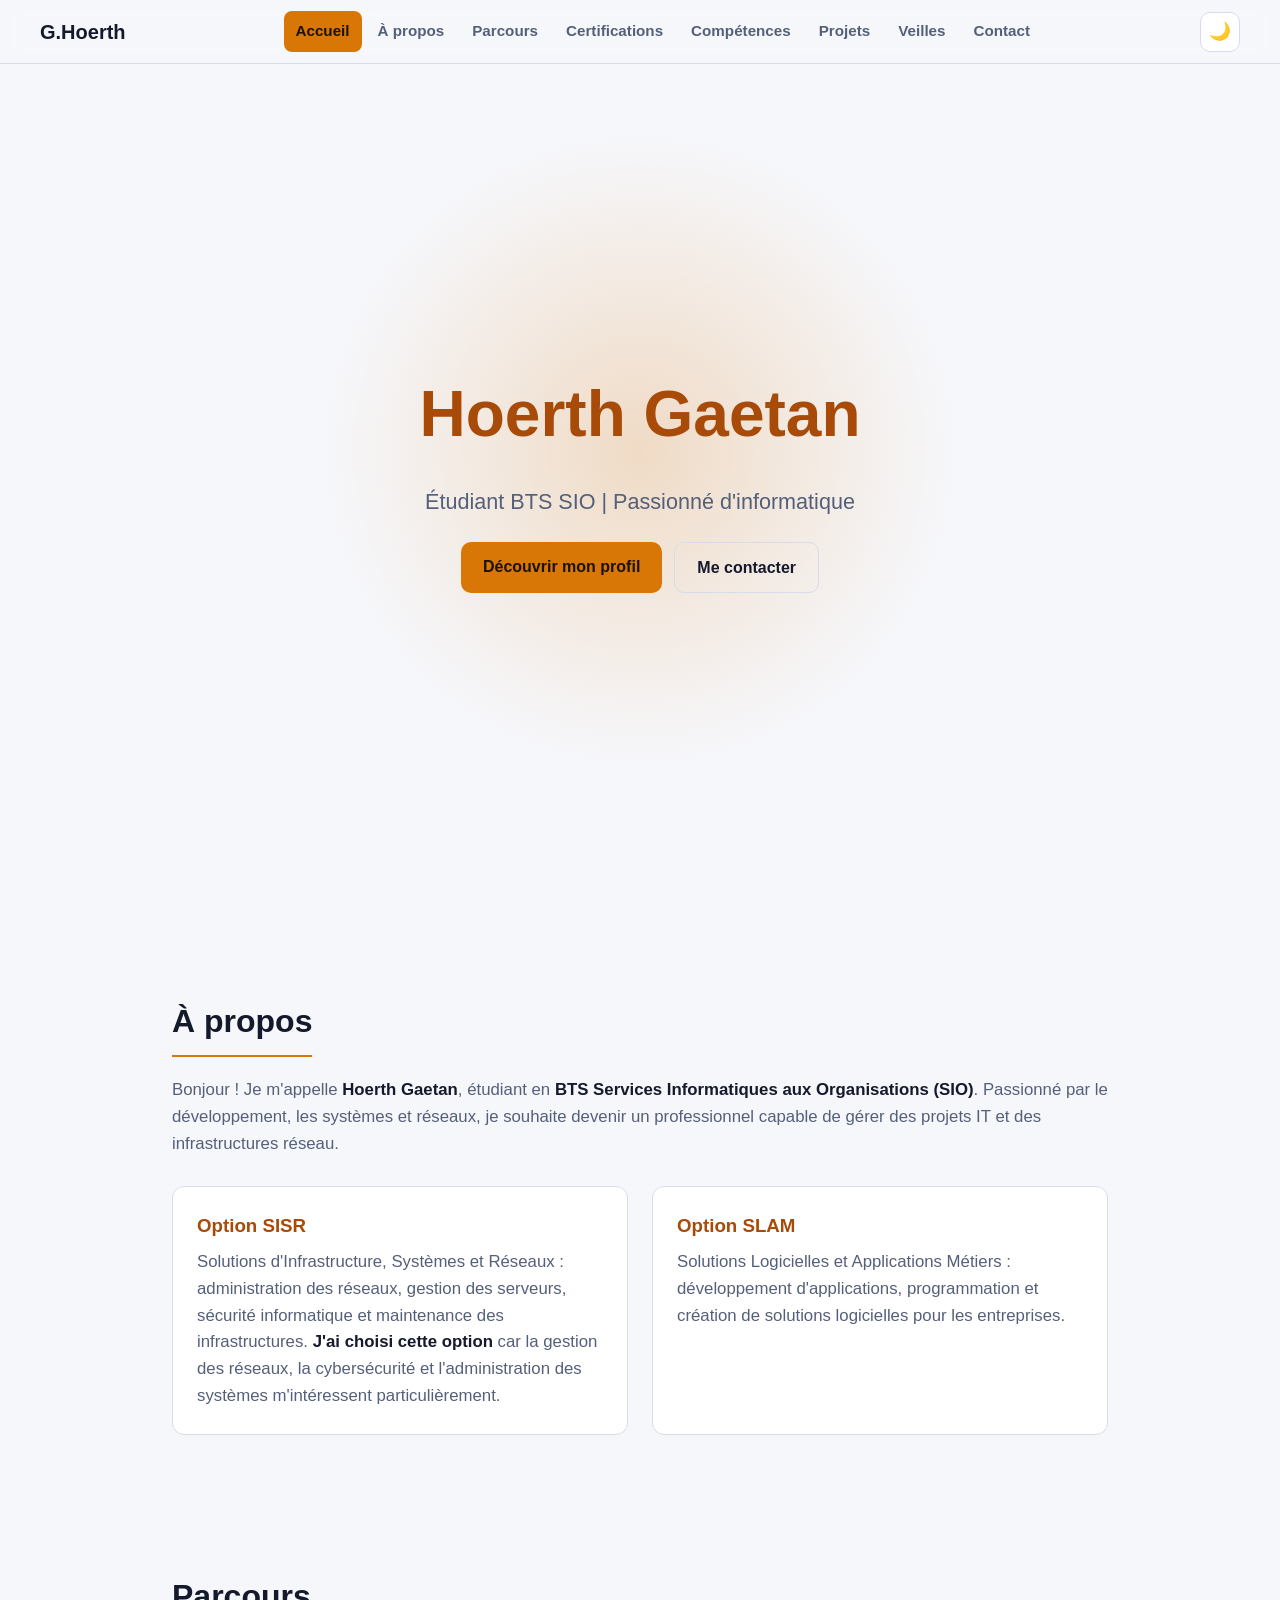
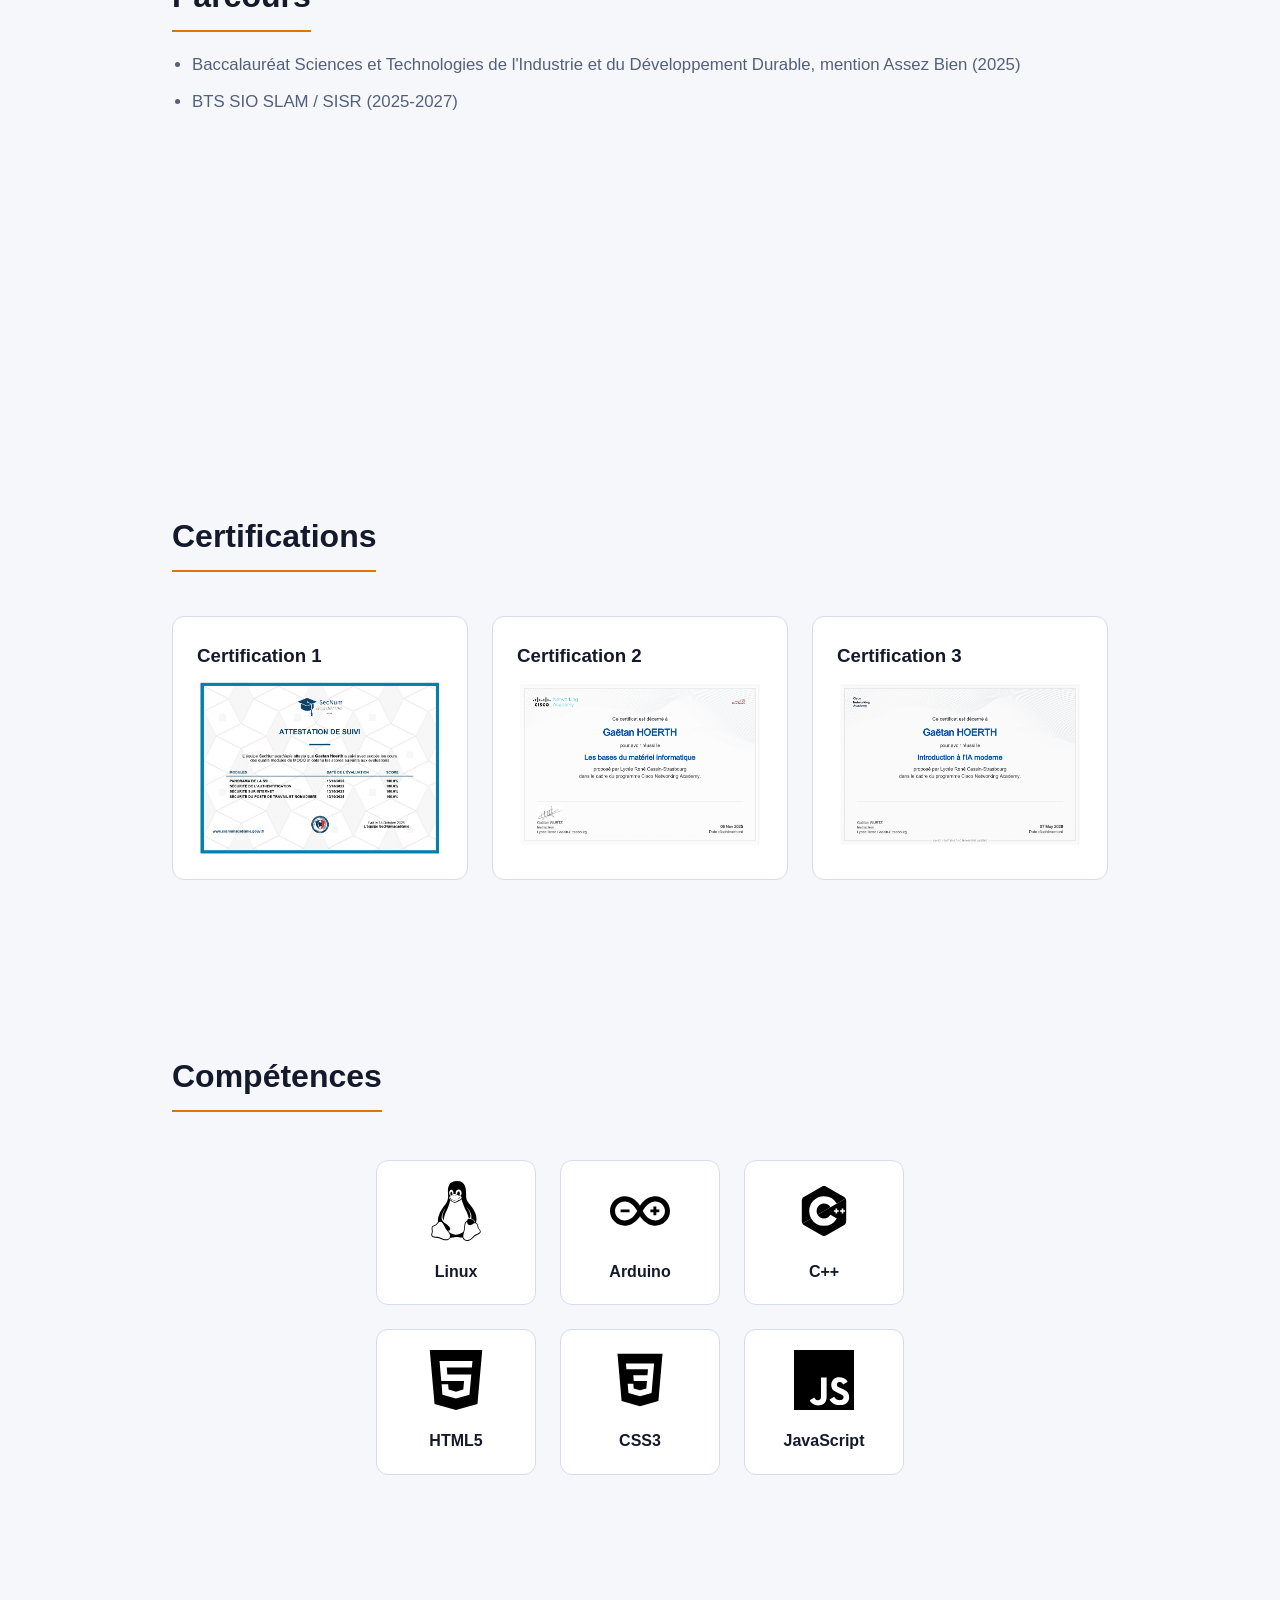
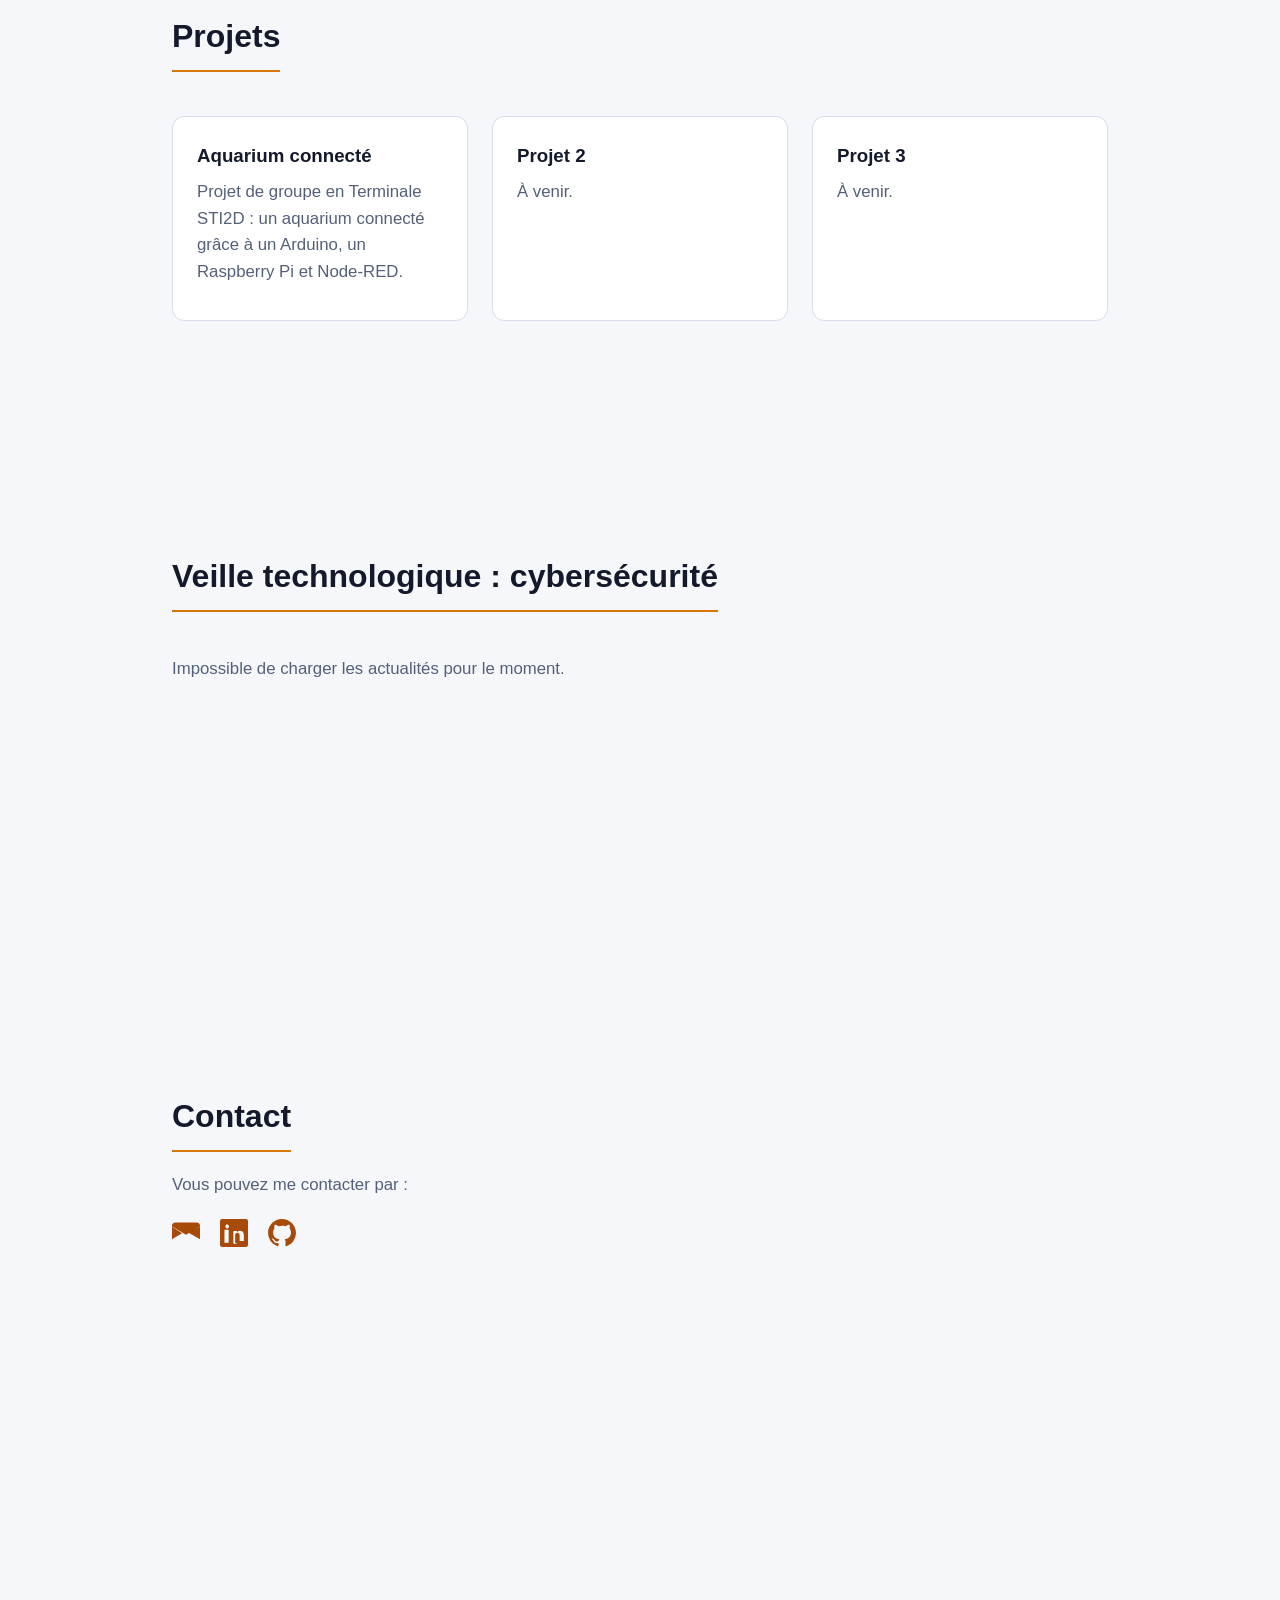
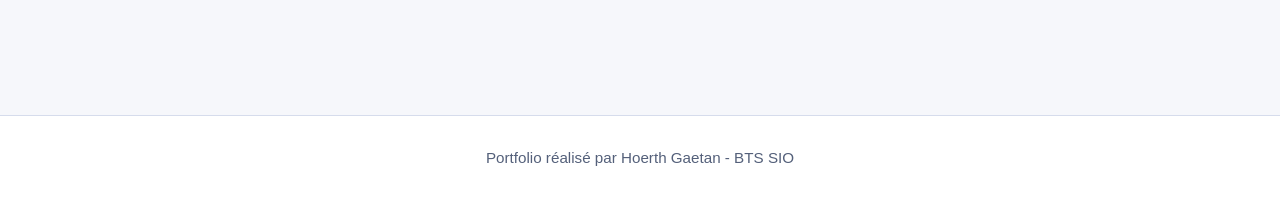
<file: index.html>
<!DOCTYPE html>
<html lang="fr">
<head>
  <meta charset="UTF-8">
  <meta name="viewport" content="width=device-width, initial-scale=1.0">
  <title>Portfolio - Hoerth Gaetan, BTS SIO</title>
  <script>
    (function () {
      var t; try { t = localStorage.getItem('theme'); } catch (e) {}
      document.documentElement.dataset.theme = t || (matchMedia('(prefers-color-scheme: light)').matches ? 'light' : 'dark');
    })();
  </script>
  <link rel="stylesheet" href="style.css">
</head>
<body>

<nav aria-label="Navigation principale">
  <a class="brand" href="#accueil">G.Hoerth</a>
  <div class="links">
    <a href="#accueil">Accueil</a>
    <a href="#apropos">À propos</a>
    <a href="#parcours">Parcours</a>
    <a href="#certifications">Certifications</a>
    <a href="#competences">Compétences</a>
    <a href="#projets">Projets</a>
    <a href="#veilles">Veilles</a>
    <a href="#contact">Contact</a>
  </div>
  <button id="theme-toggle" class="theme-toggle" type="button" aria-label="Changer de thème"></button>
</nav>

<section id="accueil">
  <h1>Hoerth Gaetan</h1>
  <p>Étudiant BTS SIO | Passionné d'informatique</p>
  <div class="hero-actions">
    <a class="btn" href="#apropos">Découvrir mon profil</a>
    <a class="btn ghost" href="#contact">Me contacter</a>
  </div>
</section>

<section id="apropos">
  <h2>À propos</h2>
  <p>Bonjour ! Je m'appelle <strong>Hoerth Gaetan</strong>, étudiant en <strong>BTS Services Informatiques aux Organisations (SIO)</strong>. Passionné par le développement, les systèmes et réseaux, je souhaite devenir un professionnel capable de gérer des projets IT et des infrastructures réseau.</p>
  <div class="bts-options">
    <div class="option">
      <h3>Option SISR</h3>
      <p>Solutions d'Infrastructure, Systèmes et Réseaux : administration des réseaux, gestion des serveurs, sécurité informatique et maintenance des infrastructures. <strong>J'ai choisi cette option</strong> car la gestion des réseaux, la cybersécurité et l'administration des systèmes m'intéressent particulièrement.</p>
    </div>
    <div class="option">
      <h3>Option SLAM</h3>
      <p>Solutions Logicielles et Applications Métiers : développement d'applications, programmation et création de solutions logicielles pour les entreprises.</p>
    </div>
  </div>
</section>

<section id="parcours">
  <h2>Parcours</h2>
  <ul>
    <li>Baccalauréat Sciences et Technologies de l'Industrie et du Développement Durable, mention Assez Bien (2025)</li>
    <li>BTS SIO SLAM / SISR (2025-2027)</li>
  </ul>
</section>

<section id="certifications">
  <h2>Certifications</h2>
  <div class="grid">
    <div class="card"><h3>Certification 1</h3>
      <a href="images/SecNumcertification.jpg" target="_blank" rel="noopener"><img src="images/SecNumcertification.jpg" alt="Certification 1" loading="lazy"></a></div>
    <div class="card"><h3>Certification 2</h3>
      <a href="images/Computer_Hardware_Basics_certificate_hoerth-gaetan6-gmail-com_1700aa5c-ab94-4766-b688-81e7aaaa1787_page-0001.jpg" target="_blank" rel="noopener"><img src="images/Computer_Hardware_Basics_certificate_hoerth-gaetan6-gmail-com_1700aa5c-ab94-4766-b688-81e7aaaa1787_page-0001.jpg" alt="Certification 2" loading="lazy"></a></div>
    <div class="card"><h3>Certification 3</h3>
      <a href="images/Introduction_to_Modern_AI_certificate_hoerth-gaetan6-gmail-com_f15b0732-b07b-4751-9c63-57031ad52586_page-0001.jpg" target="_blank" rel="noopener"><img src="images/Introduction_to_Modern_AI_certificate_hoerth-gaetan6-gmail-com_f15b0732-b07b-4751-9c63-57031ad52586_page-0001.jpg" alt="Certification 3" loading="lazy"></a></div>
  </div>
</section>

<section id="competences">
  <h2>Compétences</h2>
  <div class="competences-grid">
    <div class="competence-card tooltip"><img src="images/linux.svg" alt="Linux"><h3>Linux</h3><span class="tooltiptext">Système d'exploitation libre utilisé pour les serveurs et le développement.</span></div>
    <div class="competence-card tooltip"><img src="images/arduino.svg" alt="Arduino"><h3>Arduino</h3><span class="tooltiptext">Plateforme de prototypage électronique open source pour des projets interactifs.</span></div>
    <div class="competence-card tooltip"><img src="images/c++.svg" alt="C++"><h3>C++</h3><span class="tooltiptext">Langage performant pour les applications, les systèmes et les jeux.</span></div>
    <div class="competence-card tooltip"><img src="images/html5.svg" alt="HTML5"><h3>HTML5</h3><span class="tooltiptext">Structure le contenu des pages web.</span></div>
    <div class="competence-card tooltip"><img src="images/css3.svg" alt="CSS3"><h3>CSS3</h3><span class="tooltiptext">Style et mise en forme des pages web.</span></div>
    <div class="competence-card tooltip"><img src="images/javascript.svg" alt="JavaScript"><h3>JavaScript</h3><span class="tooltiptext">Rend les pages web interactives et dynamiques.</span></div>
  </div>
</section>

<section id="projets">
  <h2>Projets</h2>
  <div class="grid">
    <div class="card"><h3>Aquarium connecté</h3><p>Projet de groupe en Terminale STI2D : un aquarium connecté grâce à un Arduino, un Raspberry Pi et Node-RED.</p></div>
    <div class="card"><h3>Projet 2</h3><p>À venir.</p></div>
    <div class="card"><h3>Projet 3</h3><p>À venir.</p></div>
  </div>
</section>

<section id="veilles">
  <h2>Veille technologique : cybersécurité</h2>
  <div id="veilles-news" class="grid"></div>
  <p id="veilles-loading">Chargement des articles…</p>
</section>

<section id="contact">
  <h2>Contact</h2>
  <p>Vous pouvez me contacter par :</p>
  <div class="contact-icons">
      <a href="mailto:email@example.com" title="Envoyer un email" aria-label="Email">
        <svg xmlns="http://www.w3.org/2000/svg" width="28" height="28" fill="currentColor" viewBox="0 0 16 16"><path d="M0 4a2 2 0 0 1 2-2h12a2 2 0 0 1 2 2v.217l-8 4.8-8-4.8V4z"/><path d="M0 4.383v7.234l5.803-3.48L0 4.383zm6.761 3.867L16 4.383v7.234l-9.239-5.367z"/></svg>
      </a>
      <a href="https://www.linkedin.com/in/gaetan-hoerth/" target="_blank" rel="noopener" title="LinkedIn" aria-label="LinkedIn">
        <svg xmlns="http://www.w3.org/2000/svg" width="28" height="28" fill="currentColor" viewBox="0 0 16 16"><path d="M0 1.146C0 .513.526 0 1.175 0h13.65C15.474 0 16 .513 16 1.146v13.708c0 .633-.526 1.146-1.175 1.146H1.175C.526 16 0 15.487 0 14.854V1.146zM4.943 13.5V6.169H2.542V13.5h2.401zm-1.2-8.03c.837 0 1.358-.556 1.358-1.252-.015-.71-.521-1.253-1.342-1.253C3.617 3.0 3.1 3.553 3.1 4.262c0 .696.52 1.208 1.24 1.208h.003zm4.908 8.03V9.359c0-.215.016-.43.08-.583.177-.43.58-.875 1.26-.875.888 0 1.242.66 1.242 1.625v3.074h2.401v-3.29c0-1.761-.942-2.579-2.2-2.579-1.023 0-1.47.566-1.726.963h.025v-.829H7.651c.03.536 0 7.26 0 7.26h2.401z"/></svg>
      </a>
      <a href="https://github.com/Gateb6" target="_blank" rel="noopener" title="GitHub" aria-label="GitHub">
        <svg xmlns="http://www.w3.org/2000/svg" width="28" height="28" fill="currentColor" viewBox="0 0 16 16"><path d="M8 0C3.58 0 0 3.58 0 8a8 8 0 005.47 7.59c.4.07.55-.17.55-.38 0-.19-.01-.82-.01-1.49-2 .37-2.53-.49-2.69-.94-.09-.23-.48-.94-.82-1.13-.28-.15-.68-.52-.01-.53.63-.01 1.08.58 1.23.82.72 1.21 1.87.87 2.33.66.07-.52.28-.87.51-1.07-1.78-.2-3.64-.89-3.64-3.95 0-.87.31-1.59.82-2.15-.08-.2-.36-1.02.08-2.12 0 0 .67-.22 2.2.82a7.65 7.65 0 012-.27c.68 0 1.36.09 2 .27 1.53-1.04 2.2-.82 2.2-.82.44 1.1.16 1.92.08 2.12.51.56.82 1.28.82 2.15 0 3.07-1.87 3.75-3.65 3.95.29.25.54.73.54 1.48 0 1.07-.01 1.93-.01 2.19 0 .21.15.46.55.38A8 8 0 0016 8c0-4.42-3.58-8-8-8z"/></svg>
      </a>
    </div>
</section>

<footer><p>Portfolio réalisé par Hoerth Gaetan - BTS SIO</p></footer>

<script src="script.js"></script>
</body>
</html>
</file>
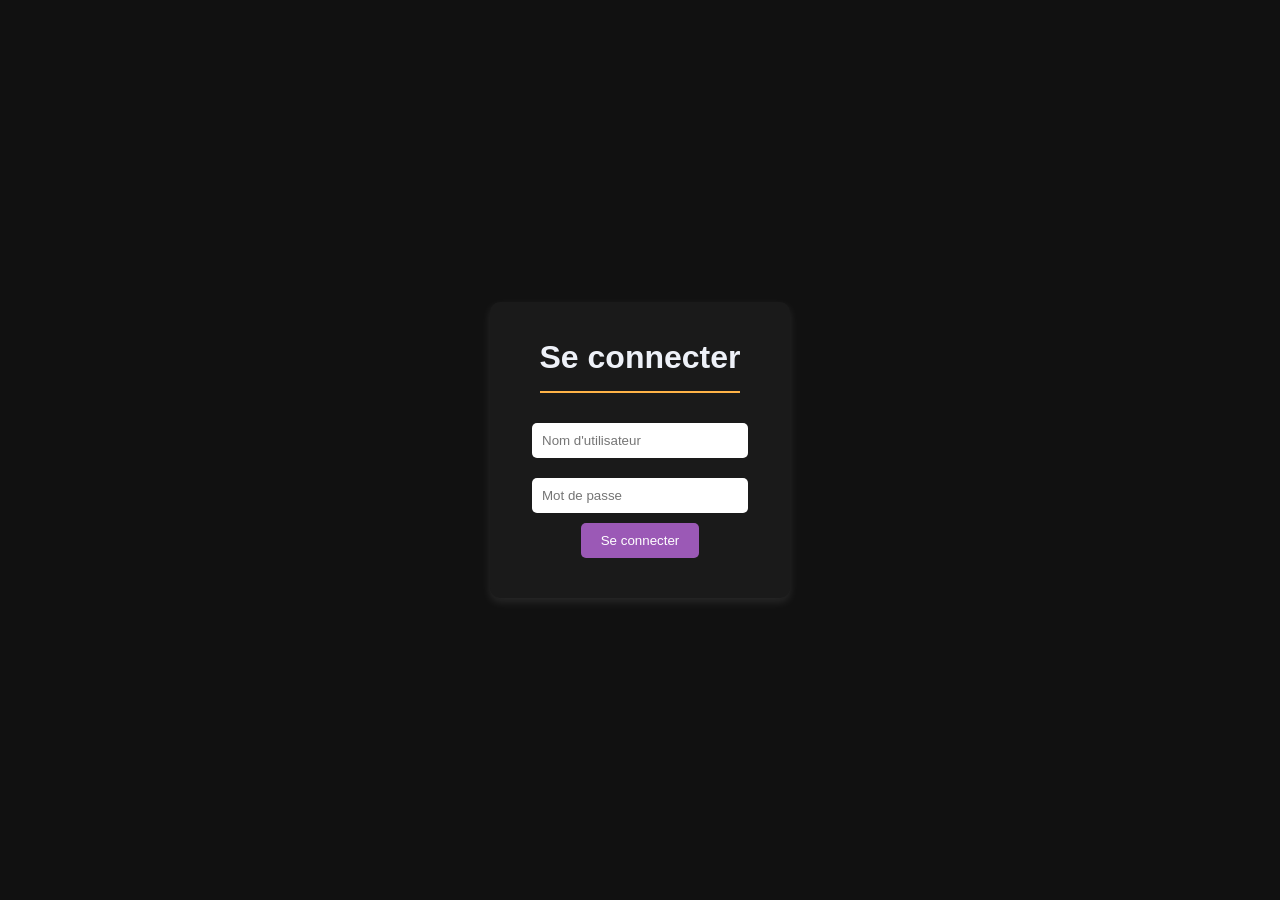
<file: login.html>
<!DOCTYPE html>
<html lang="fr">
<head>
  <meta charset="UTF-8">
  <meta name="viewport" content="width=device-width, initial-scale=1.0">
  <title>Login - Portfolio</title>
  <link rel="stylesheet" href="style.css">
  <style>
    body {
      display: flex;
      justify-content: center;
      align-items: center;
      height: 100vh;
      background-color: #111;
      color: #fff;
      font-family: Arial, sans-serif;
    }

    .login-container {
      background-color: #1a1a1a;
      padding: 30px;
      border-radius: 10px;
      box-shadow: 0 4px 10px rgba(255,255,255,0.1);
      text-align: center;
      width: 300px;
    }

    input[type="text"],
    input[type="password"] {
      width: 90%;
      padding: 10px;
      margin: 10px 0;
      border-radius: 5px;
      border: none;
    }

    button {
      padding: 10px 20px;
      background-color: #9b59b6;
      border: none;
      color: #fff;
      border-radius: 5px;
      cursor: pointer;
      transition: background 0.3s;
    }

    button:hover {
      background-color: #7a3fb5;
    }

    .error {
      color: #ff4c4c;
      margin-top: 10px;
    }
  </style>
</head>
<body>

  <div class="login-container">
    <h2>Se connecter</h2>
    <input type="text" id="username" placeholder="Nom d'utilisateur"><br>
    <input type="password" id="password" placeholder="Mot de passe"><br>
    <button onclick="login()">Se connecter</button>
    <p class="error" id="error"></p>
  </div>

  <script>
    function login() {
      const username = document.getElementById('username').value;
      const password = document.getElementById('password').value;
      const error = document.getElementById('error');

      // Exemple de login simple
      if(username === 'admin' && password === '1234') {
        // Rediriger vers ton site
        window.location.href = 'index.html';
      } else {
        error.textContent = 'Nom d’utilisateur ou mot de passe incorrect';
      }
    }
  </script>

</body>
</html>
</file>
<file: style.css>
/* Palette : bleu nuit + ambre */
:root {
  --bg: #0a0e17;
  --surface: #111726;
  --surface-2: #18203a;
  --line: #26304d;
  --text: #eef1f8;
  --muted: #9aa4bd;
  --accent: #ffb347;
  --accent-strong: #ffc978;
  --on-accent: #1a1204;
  --glow: rgba(255, 179, 71, 0.14);
  --nav-bg: rgba(10, 14, 23, 0.88);
}

/* Thème clair */
:root[data-theme="light"] {
  --bg: #f6f7fb;
  --surface: #ffffff;
  --surface-2: #eef1f8;
  --line: #d6dcec;
  --text: #141a2b;
  --muted: #54607a;
  --accent: #d97706;
  --accent-strong: #a84a08;
  --glow: rgba(217, 119, 6, 0.22);
  --nav-bg: rgba(246, 247, 251, 0.88);
}

* { box-sizing: border-box; margin: 0; padding: 0; }
html { scroll-behavior: smooth; scroll-padding-top: 0; }

body {
  font-family: "Segoe UI", Tahoma, Geneva, Verdana, sans-serif;
  background: var(--bg);
  color: var(--text);
  line-height: 1.6;
  transition: background-color .3s, color .3s;
}

a { text-decoration: none; color: var(--accent-strong); }
a:hover { color: var(--text); }
:focus-visible { outline: 2px solid var(--accent-strong); outline-offset: 3px; }

/* Navigation : barre en haut (initiales à gauche, thème à droite) */
nav {
  position: fixed; inset: 0 0 auto 0; height: 64px;
  display: flex; align-items: center; justify-content: space-between; gap: 16px;
  padding: 0 clamp(16px, 4vw, 40px);
  background: var(--nav-bg);
  backdrop-filter: blur(10px);
  border-bottom: 1px solid var(--line);
  z-index: 1000;
}
.brand { font-weight: 800; font-size: 1.25rem; color: var(--text); white-space: nowrap; }
.brand:hover { color: var(--accent-strong); }
.links { display: flex; gap: 4px; min-width: 0; overflow-x: auto; scrollbar-width: none; }
.links::-webkit-scrollbar { display: none; }
.links a {
  color: var(--muted); padding: 8px 12px; border-radius: 8px;
  font-weight: 600; font-size: .95rem; white-space: nowrap;
  transition: background-color .25s, color .25s;
}
.links a:hover { background: var(--surface-2); color: var(--text); }
.links a.active { background: var(--accent); color: var(--on-accent); }
.theme-toggle {
  flex: none; width: 40px; height: 40px; border-radius: 10px;
  border: 1px solid var(--line); background: var(--surface); color: var(--text);
  font-size: 1.1rem; cursor: pointer;
  transition: border-color .25s, background-color .25s;
}
.theme-toggle:hover { border-color: var(--accent); }

/* Sections */
section { max-width: 1000px; margin: 0 auto; padding: 96px clamp(16px, 4vw, 32px) 40px; min-height: 60vh; }
#contact { min-height: 80vh; }

h1, h2 { color: var(--text); margin-bottom: 20px; }
h1 { font-size: 3rem; }
h2 {
  font-size: 2rem;
  padding-bottom: 8px;
  border-bottom: 2px solid var(--accent);
  display: inline-block;
}
h3 { color: var(--text); margin-bottom: 8px; }
p, li { font-size: 1.05rem; margin-bottom: 10px; color: var(--muted); }
strong { color: var(--text); }
ul { padding-left: 20px; }

/* Accueil */
#accueil {
  min-height: 100vh;
  display: flex; flex-direction: column;
  justify-content: center; align-items: center;
  text-align: center;
  position: relative; overflow: hidden;
}
#accueil::before {
  content: "";
  position: absolute; top: 50%; left: 50%;
  width: 640px; height: 640px;
  transform: translate(-50%, -50%);
  background: radial-gradient(circle, var(--glow), transparent 70%);
  pointer-events: none;
}
#accueil h1, #accueil p { position: relative; z-index: 1; }
#accueil h1 { font-size: 4rem; color: var(--accent-strong); }
#accueil p { font-size: 1.35rem; }

/* Cartes : sombres, pour rester dans l'esprit noir/violet */
.grid {
  display: grid;
  grid-template-columns: repeat(auto-fit, minmax(250px, 1fr));
  gap: 24px; margin-top: 24px;
}
.card {
  background: var(--surface);
  border: 1px solid var(--line);
  border-radius: 12px;
  padding: 24px;
  transition: transform .25s, border-color .25s;
}
.card:hover { transform: translateY(-4px); border-color: var(--accent); }
.card h3 { color: var(--text); }
.card p { color: var(--muted); }

/* À propos */
.bts-options { display: flex; gap: 24px; margin-top: 28px; flex-wrap: wrap; }
.bts-options .option {
  flex: 1; min-width: 280px;
  background: var(--surface);
  border: 1px solid var(--line);
  border-radius: 12px;
  padding: 24px;
  transition: transform .25s, border-color .25s;
}
.bts-options .option:hover { transform: translateY(-4px); border-color: var(--accent); }
.bts-options .option h3 { color: var(--accent-strong); }
.bts-options .option p { color: var(--muted); margin: 0; }

/* Compétences */
.competences-grid {
  display: grid;
  grid-template-columns: repeat(3, 160px);
  gap: 24px; justify-content: center; margin-top: 28px;
}
.competence-card {
  position: relative; width: 160px;
  background: var(--surface);
  border: 1px solid var(--line);
  border-radius: 12px;
  padding: 20px; text-align: center; cursor: pointer;
  transition: transform .25s, border-color .25s;
}
.competence-card:hover { transform: translateY(-4px); border-color: var(--accent); }
.competence-card img { width: 60px; height: 60px; margin-bottom: 10px; }
.competence-card h3 { font-size: 1rem; color: var(--text); margin: 0; }

/* Infobulles */
.tooltip .tooltiptext {
  visibility: hidden; opacity: 0;
  position: absolute; bottom: 115%; left: 50%;
  transform: translateX(-50%);
  width: 220px; padding: 10px;
  background: var(--surface-2); color: var(--text);
  border: 1px solid var(--accent);
  font-size: .9rem; font-weight: 500; text-align: center;
  border-radius: 8px; z-index: 10;
  transition: opacity .25s;
}
.tooltip:hover .tooltiptext { visibility: visible; opacity: 1; }

/* Certifications */
#certifications .card { overflow: hidden; }
#certifications img { transition: transform .3s; }
#certifications img:hover { transform: scale(1.03); }

/* Veilles */
#veilles-news .card a { color: var(--accent-strong); font-weight: 600; }
#veilles-news .card a:hover { color: var(--text); }

/* Contact */
.contact-icons { display: flex; gap: 20px; margin-top: 20px; }
.contact-icons a svg { fill: var(--accent-strong); transition: transform .25s, fill .25s; }
.contact-icons a:hover svg { transform: scale(1.15); fill: var(--text); }

/* Footer */
footer {
  text-align: center; padding: 30px;
  background: var(--surface); color: var(--muted);
  border-top: 1px solid var(--line);
}
footer p { margin: 0; font-size: .95rem; }


/* Survol : le fond devient ambre (options SISR/SLAM, compétences, projets) */
.bts-options .option,
.competence-card,
#projets .card {
  transition: transform .25s, border-color .25s, background-color .25s;
}
.bts-options .option:hover,
.competence-card:hover,
#projets .card:hover {
  background: var(--accent);
  border-color: var(--accent);
}
.bts-options .option:hover h3,
.bts-options .option:hover p,
.bts-options .option:hover strong,
.competence-card:hover h3,
#projets .card:hover h3,
#projets .card:hover p {
  color: var(--on-accent);
}

/* Boutons d'accueil */
#accueil { max-width: none; }
.hero-actions { display: flex; flex-wrap: wrap; gap: 12px; justify-content: center; margin-top: 12px; position: relative; z-index: 1; }
.btn { display: inline-block; padding: 12px 22px; border-radius: 10px; background: var(--accent); color: var(--on-accent); font-weight: 600; transition: transform .2s, background-color .2s; }
.btn:hover { transform: translateY(-2px); color: var(--on-accent); }
.btn.ghost { background: transparent; color: var(--text); border: 1px solid var(--line); }
.btn.ghost:hover { border-color: var(--accent); color: var(--text); }
#certifications img { width: 100%; height: auto; border-radius: 8px; margin-top: 10px; display: block; }

/* Responsive */
@media (max-width: 800px) {
  .brand { font-size: 1.1rem; }
  #accueil h1 { font-size: 2.6rem; }
  .competences-grid { grid-template-columns: repeat(2, 150px); }
}
@media (max-width: 550px) {
  section { padding-top: 84px; }
  #accueil { min-height: 90vh; }
  #accueil h1 { font-size: 2.2rem; }
  .competences-grid { grid-template-columns: repeat(2, 140px); gap: 16px; }
  .competence-card { width: 140px; }
}
@media (prefers-reduced-motion: reduce) {
  html { scroll-behavior: auto; }
  * { transition: none !important; }
}
</file>
